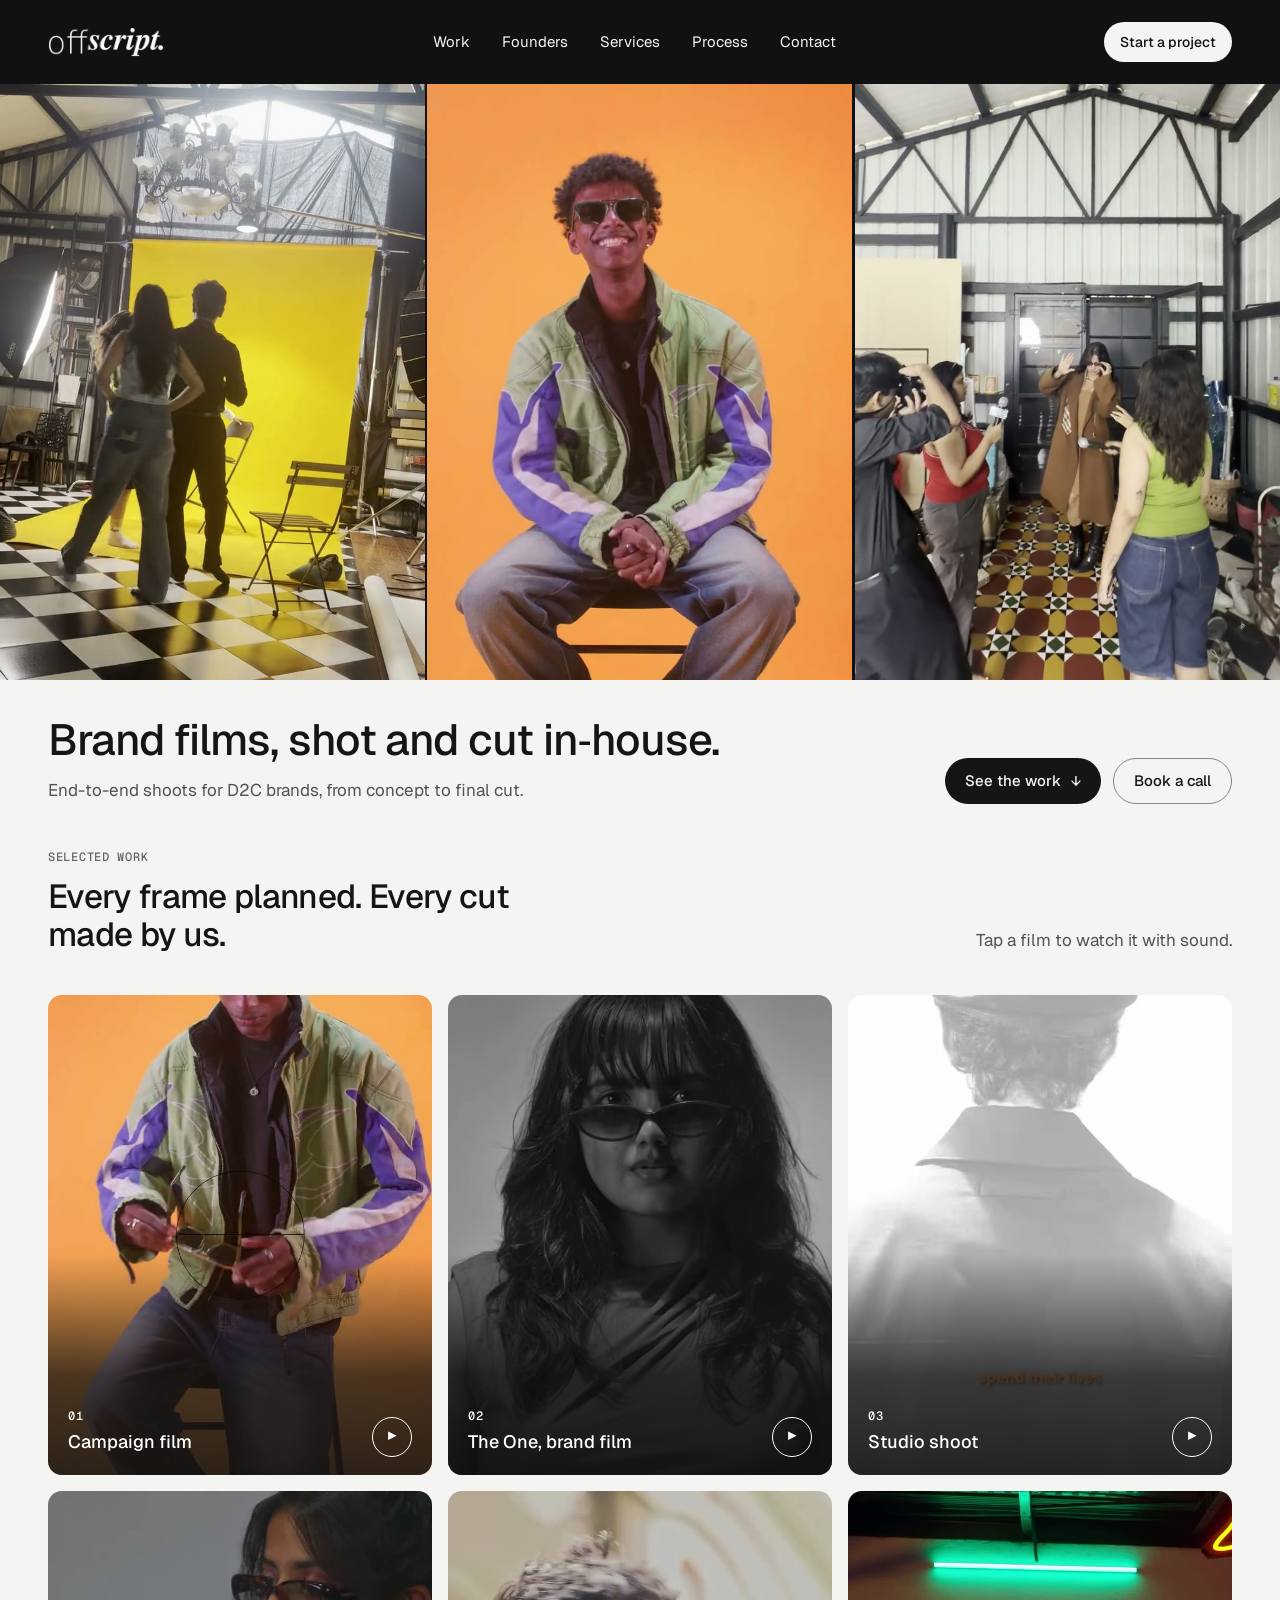
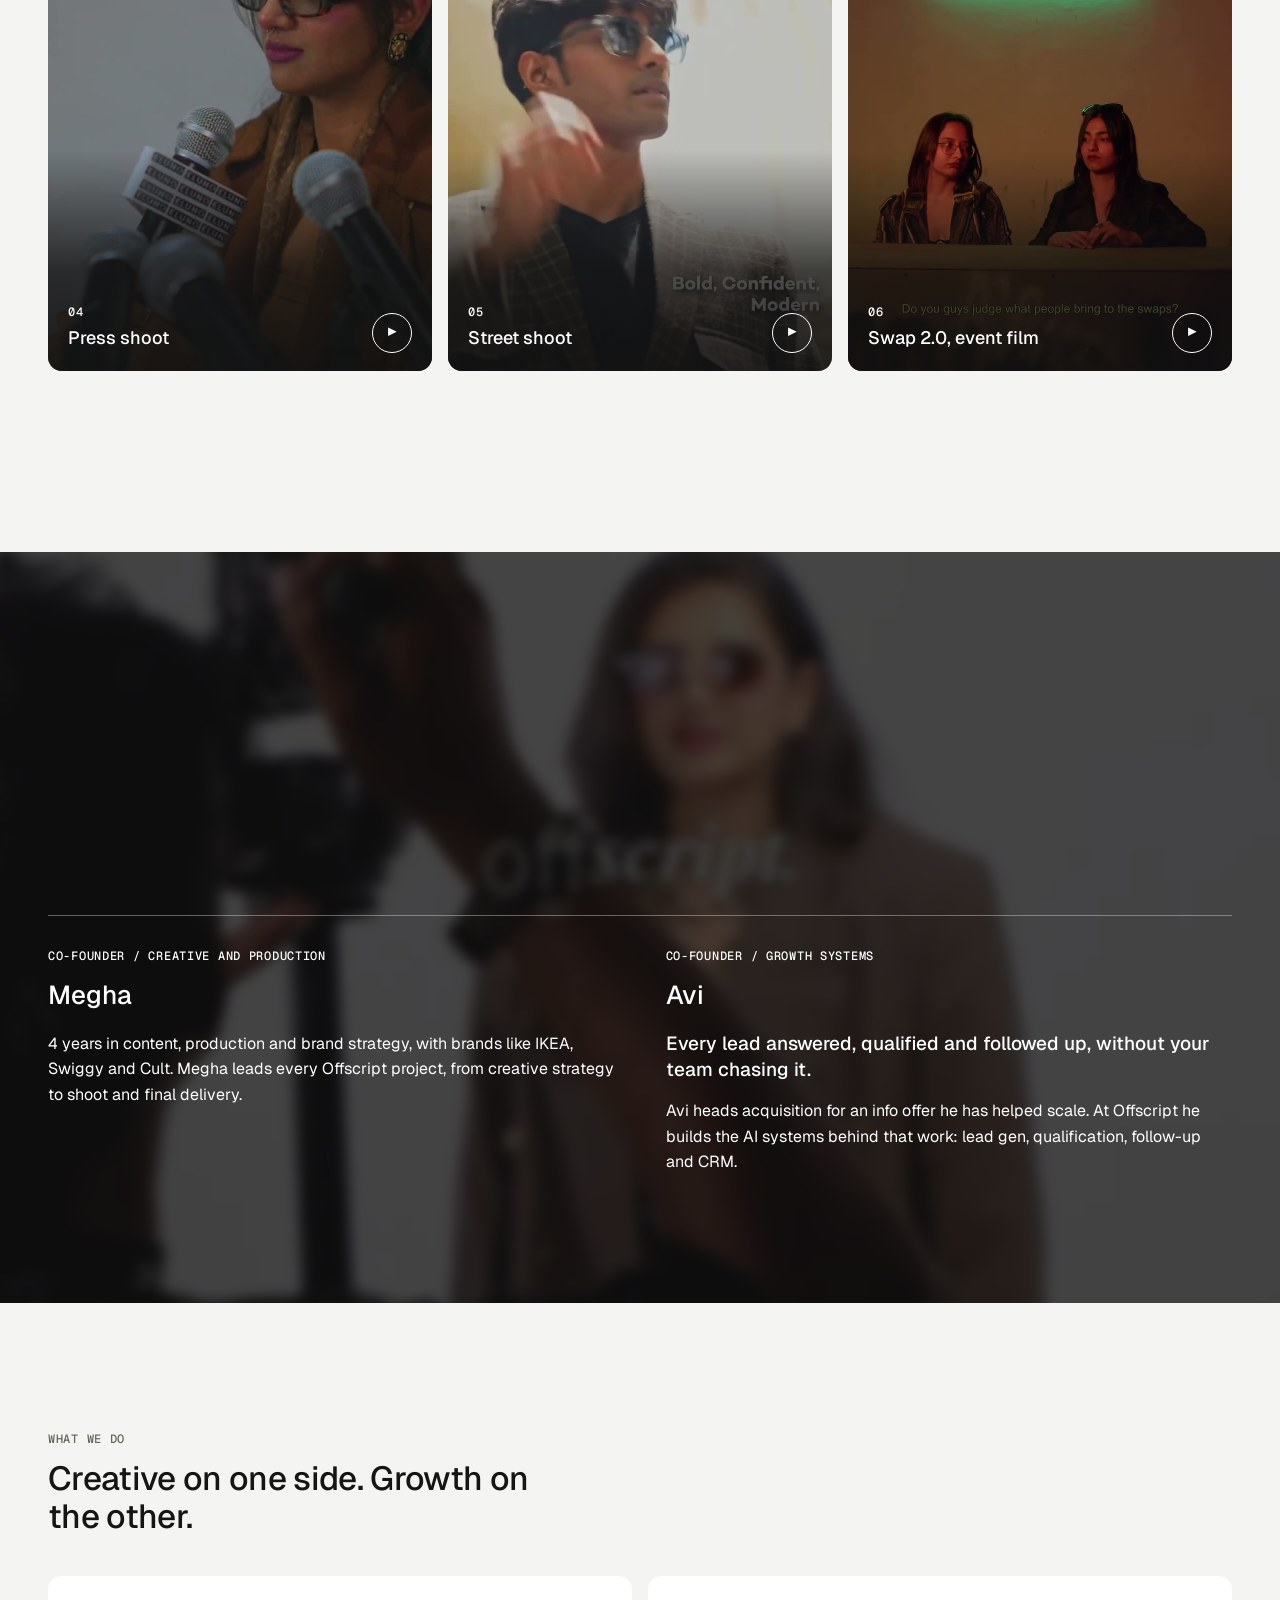
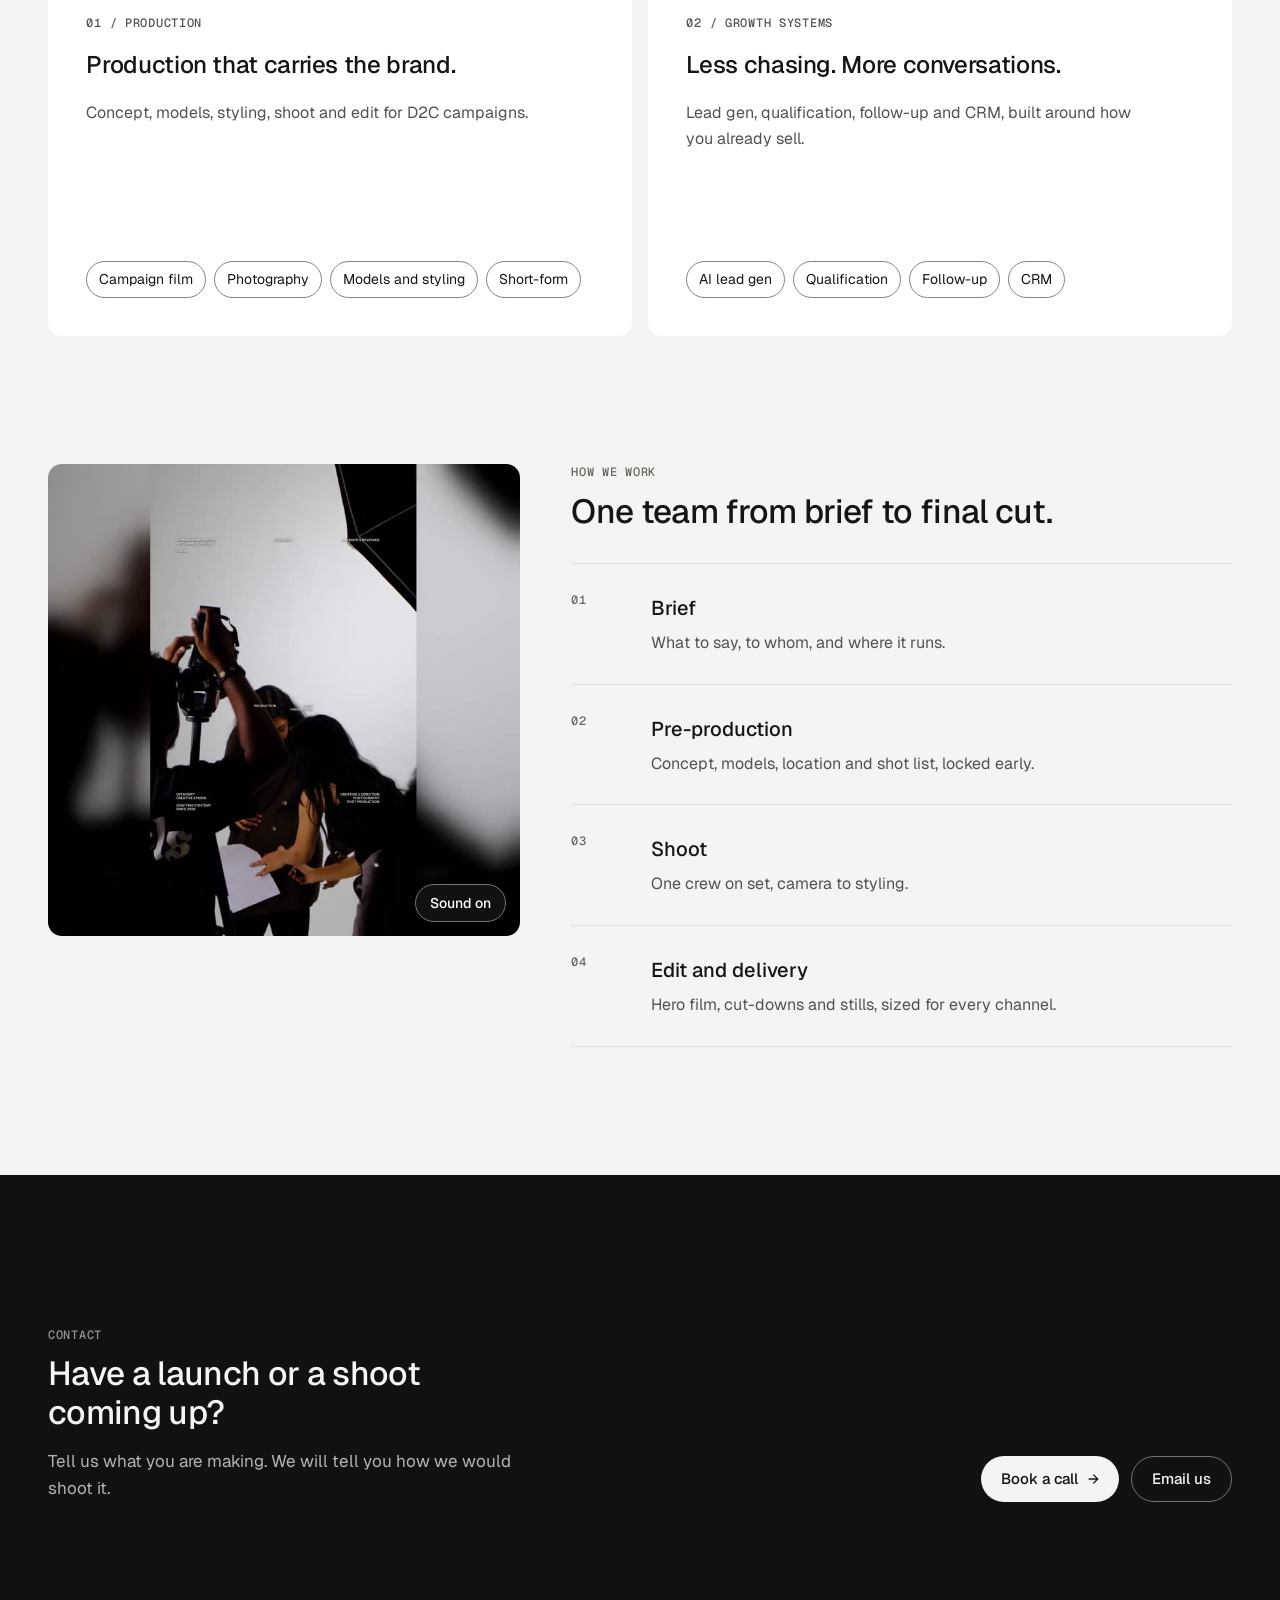
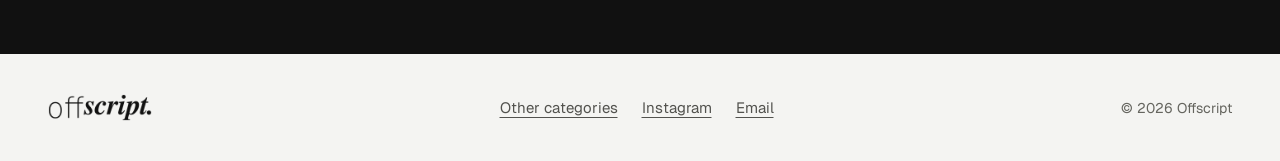
<file: index.html>
<!doctype html>
<html lang="en">
<head>
<meta charset="utf-8">
<meta name="viewport" content="width=device-width, initial-scale=1">
<title>Offscript | Brand shoots for D2C brands</title>
<meta name="description" content="Offscript runs end-to-end shoots for D2C brands: concept, models, styling, shoot and edit.">
<link rel="preconnect" href="https://fonts.googleapis.com">
<link rel="preconnect" href="https://fonts.gstatic.com" crossorigin>
<link href="https://fonts.googleapis.com/css2?family=Geist:wght@400;500;600&family=Geist+Mono:wght@500&display=swap" rel="stylesheet">
<link rel="stylesheet" href="site.css?v=4">
</head>
<body>

<header class="nav">
  <div class="wrap">
    <a href="#top" aria-label="Offscript home"><img src="offscript_logo_white.png" alt="Offscript" width="1008" height="264"></a>
    <nav aria-label="Main">
      <ul>
        <li><a href="#work">Work</a></li>
        <li><a href="#founders">Founders</a></li>
        <li><a href="#services">Services</a></li>
        <li><a href="#process">Process</a></li>
        <li><a href="#contact">Contact</a></li>
      </ul>
    </nav>
    <a class="btn btn-light" href="https://calendly.com/suriavi51/new-meeting"><span class="d-only">Start a project</span><span class="m-only">Book a call</span></a>
  </div>
</header>

<main id="top">
  <section class="hero" aria-label="Showreel" style="padding:0">
    <div class="reel" aria-hidden="true">
      <video class="auto" muted loop playsinline preload="metadata" poster="media/bts-studio.jpg" src="media/bts-studio.mp4"></video>
      <video class="auto" muted loop playsinline preload="metadata" poster="media/eyewear-hero.jpg" src="media/eyewear-hero.mp4"></video>
      <video class="auto" muted loop playsinline preload="metadata" poster="media/bts-model.jpg" src="media/bts-model.mp4"></video>
    </div>
    <div class="hero-copy">
      <div class="wrap">
        <div>
          <h1>Brand films, shot and cut in&#8209;house.</h1>
          <p>End-to-end shoots for D2C brands, from concept to final cut.</p>
        </div>
        <div class="hero-actions">
          <a class="btn btn-dark" href="#work">See the work <span class="arrow" aria-hidden="true">&darr;</span></a>
          <a class="btn btn-line" href="https://calendly.com/suriavi51/new-meeting">Book a call</a>
        </div>
      </div>
    </div>
  </section>

  <section id="work" style="padding-top:0">
    <div class="wrap">
      <div class="head rv">
        <div>
          <p class="label">Selected work</p>
          <h2 style="margin-top:12px">Every frame planned. Every cut made by us.</h2>
        </div>
        <p class="lede">Tap a film to watch it with sound.</p>
      </div>
      <div class="work-grid six">
        <button class="card rv" data-tilt data-play="eyewear-film" aria-label="Play campaign film">
          <video class="auto" muted loop playsinline preload="metadata" poster="media/eyewear-film.jpg" src="media/eyewear-film.mp4"></video>
          <div class="cap"><div><span>01</span><strong>Campaign film</strong></div><div class="play" aria-hidden="true">&#9654;</div></div>
        </button>
        <button class="card rv" data-tilt data-play="eyewear-the-one" data-full aria-label="Play brand film: The One">
          <video class="auto" muted loop playsinline preload="metadata" poster="media/eyewear-the-one.jpg" src="media/eyewear-the-one.mp4"></video>
          <div class="cap"><div><span>02</span><strong>The One, brand film</strong></div><div class="play" aria-hidden="true">&#9654;</div></div>
        </button>
        <button class="card rv" data-tilt data-play="eyewear-studio" data-full aria-label="Play studio shoot">
          <video class="auto" muted loop playsinline preload="metadata" poster="media/eyewear-studio.jpg" src="media/eyewear-studio.mp4"></video>
          <div class="cap"><div><span>03</span><strong>Studio shoot</strong></div><div class="play" aria-hidden="true">&#9654;</div></div>
        </button>
        <button class="card rv" data-tilt data-play="eyewear-press" aria-label="Play press shoot">
          <video class="auto" muted loop playsinline preload="metadata" poster="media/eyewear-press.jpg" src="media/eyewear-press.mp4"></video>
          <div class="cap"><div><span>04</span><strong>Press shoot</strong></div><div class="play" aria-hidden="true">&#9654;</div></div>
        </button>
        <button class="card rv" data-tilt data-play="eyewear-street" data-full aria-label="Play street shoot">
          <video class="auto" muted loop playsinline preload="metadata" poster="media/eyewear-street.jpg" src="media/eyewear-street.mp4"></video>
          <div class="cap"><div><span>05</span><strong>Street shoot</strong></div><div class="play" aria-hidden="true">&#9654;</div></div>
        </button>
        <button class="card rv" data-tilt data-play="swap-event" data-full aria-label="Play event film: Swap 2.0">
          <video class="auto" muted loop playsinline preload="metadata" poster="media/swap-event.jpg" src="media/swap-event.mp4"></video>
          <div class="cap"><div><span>06</span><strong>Swap 2.0, event film</strong></div><div class="play" aria-hidden="true">&#9654;</div></div>
        </button>
      </div>
      <div class="dots" aria-hidden="true"></div>
      <p class="more rv"><a href="other-work.html">Other categories: home, lifestyle &amp; product <span aria-hidden="true">&rarr;</span></a></p>
    </div>
  </section>


  <section id="founders" class="dark founders" aria-labelledby="founders-h">
    <video class="auto bg" muted loop playsinline preload="metadata" poster="media/offer-bts.jpg" src="media/offer-bts.mp4" aria-hidden="true"></video>
    <div class="wrap">
      <div class="founders-head rv">
        <p class="label">The founders</p>
        <h2 id="founders-h" style="margin-top:12px">Two founders. The work and the growth.</h2>
        <button class="btn btn-light" type="button" data-play="offer-bts" data-full>Watch the offer <span class="arrow" aria-hidden="true">&#9654;</span></button>
      </div>
      <div class="people">
        <article class="person rv">
          <p class="label">Co-founder / Creative and production</p>
          <h3>Megha</h3>
          <p class="d-only">4 years in content, production and brand strategy, with brands like IKEA, Swiggy and Cult. Megha leads every Offscript project, from creative strategy to shoot and final delivery.</p>
          <p class="m-only">Leads every shoot from concept to final cut. Worked with IKEA, Swiggy and Cult.</p>
        </article>
        <article class="person rv">
          <p class="label">Co-founder / Growth systems</p>
          <h3>Avi</h3>
          <p class="offer">Every lead answered, qualified and followed up, without your team chasing it.</p>
          <p class="d-only">Avi heads acquisition for an info offer he has helped scale. At Offscript he builds the AI systems behind that work: lead gen, qualification, follow-up and CRM.</p>
          <p class="m-only">Leads acquisition for a scaling info offer.</p>
        </article>
      </div>
    </div>
  </section>

  <section id="services">
    <div class="wrap">
      <div class="head rv">
        <div>
          <p class="label">What we do</p>
          <h2 style="margin-top:12px">Creative on one side. Growth on the other.</h2>
        </div>
      </div>
      <div class="services">
        <article class="svc rv">
          <p class="label">01 / Production</p>
          <h3>Production that carries the brand.</h3>
          <p>Concept, models, styling, shoot and edit for D2C campaigns.</p>
          <ul><li>Campaign film</li><li>Photography</li><li>Models and styling</li><li>Short-form</li></ul>
        </article>
        <article class="svc rv">
          <p class="label">02 / Growth systems</p>
          <h3>Less chasing. More conversations.</h3>
          <p>Lead gen, qualification, follow-up and CRM, built around how you already sell.</p>
          <ul><li>AI lead gen</li><li>Qualification</li><li>Follow-up</li><li>CRM</li></ul>
        </article>
      </div>
    </div>
  </section>

  <section id="process" style="padding-top:0">
    <div class="wrap process">
      <div class="film rv">
        <video class="auto" muted loop playsinline preload="metadata" poster="media/bts-square.jpg" src="media/bts-square.mp4" aria-label="Behind the scenes on an Offscript shoot"></video>
        <button class="sound" type="button" aria-pressed="false">Sound on</button>
      </div>
      <div>
        <p class="label">How we work</p>
        <h2 style="margin:12px 0 32px">One team from brief to final cut.</h2>
        <ol class="steps">
          <li class="rv"><span class="label">01</span><div><h3>Brief</h3><p>What to say, to whom, and where it runs.</p></div></li>
          <li class="rv"><span class="label">02</span><div><h3>Pre-production</h3><p>Concept, models, location and shot list, locked early.</p></div></li>
          <li class="rv"><span class="label">03</span><div><h3>Shoot</h3><p>One crew on set, camera to styling.</p></div></li>
          <li class="rv"><span class="label">04</span><div><h3>Edit and delivery</h3><p>Hero film, cut-downs and stills, sized for every channel.</p></div></li>
        </ol>
      </div>
    </div>
  </section>

  <section id="contact" class="dark cta">
    <div class="wrap">
      <div>
        <p class="label">Contact</p>
        <h2 style="margin-top:12px">Have a launch or a shoot coming up?</h2>
        <p>Tell us what you are making. We will tell you how we would shoot it.</p>
      </div>
      <div class="row">
        <a class="btn btn-light" href="https://calendly.com/suriavi51/new-meeting">Book a call <span class="arrow" aria-hidden="true">&rarr;</span></a>
        <a class="btn btn-line-d" href="mailto:offscript.creativestudio@gmail.com">Email us</a>
      </div>
    </div>
  </section>
</main>

<footer>
  <div class="wrap">
    <img src="offscript_logo.png" alt="Offscript" width="1008" height="264">
    <ul>
      <li><a href="other-work.html">Other categories</a></li>
      <li><a href="https://www.instagram.com/createoffscript/">Instagram</a></li>
      <li><a href="mailto:offscript.creativestudio@gmail.com">Email</a></li>
    </ul>
    <small>&copy; 2026 Offscript</small>
  </div>
</footer>

<dialog id="box" aria-label="Film player">
  <button type="button">Close</button>
  <video controls playsinline></video>
</dialog>

<div class="mbar" aria-hidden="true">
  <span>Shoots for D2C brands</span>
  <a class="btn btn-light" href="https://calendly.com/suriavi51/new-meeting" tabindex="-1">Book a call <span class="arrow">&rarr;</span></a>
</div>

<script src="site.js?v=4"></script>
</body>
</html>
</file>
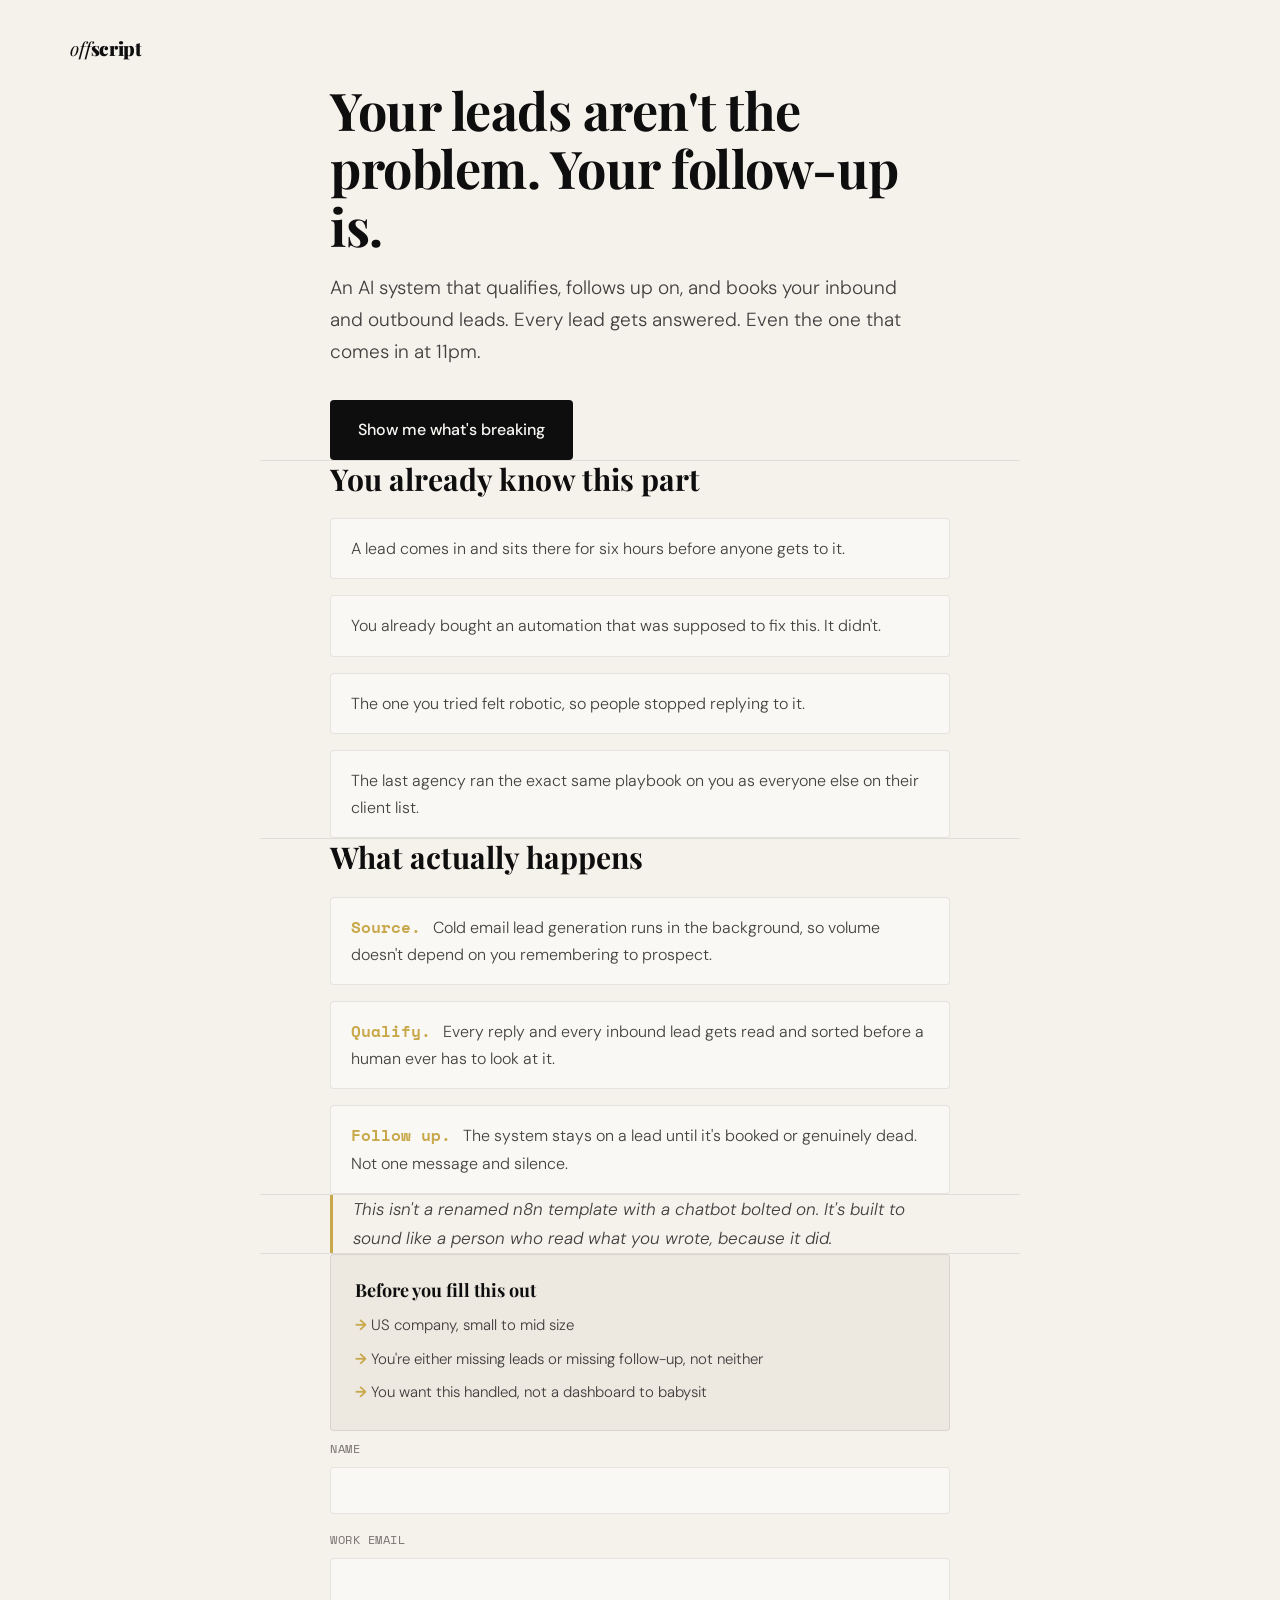
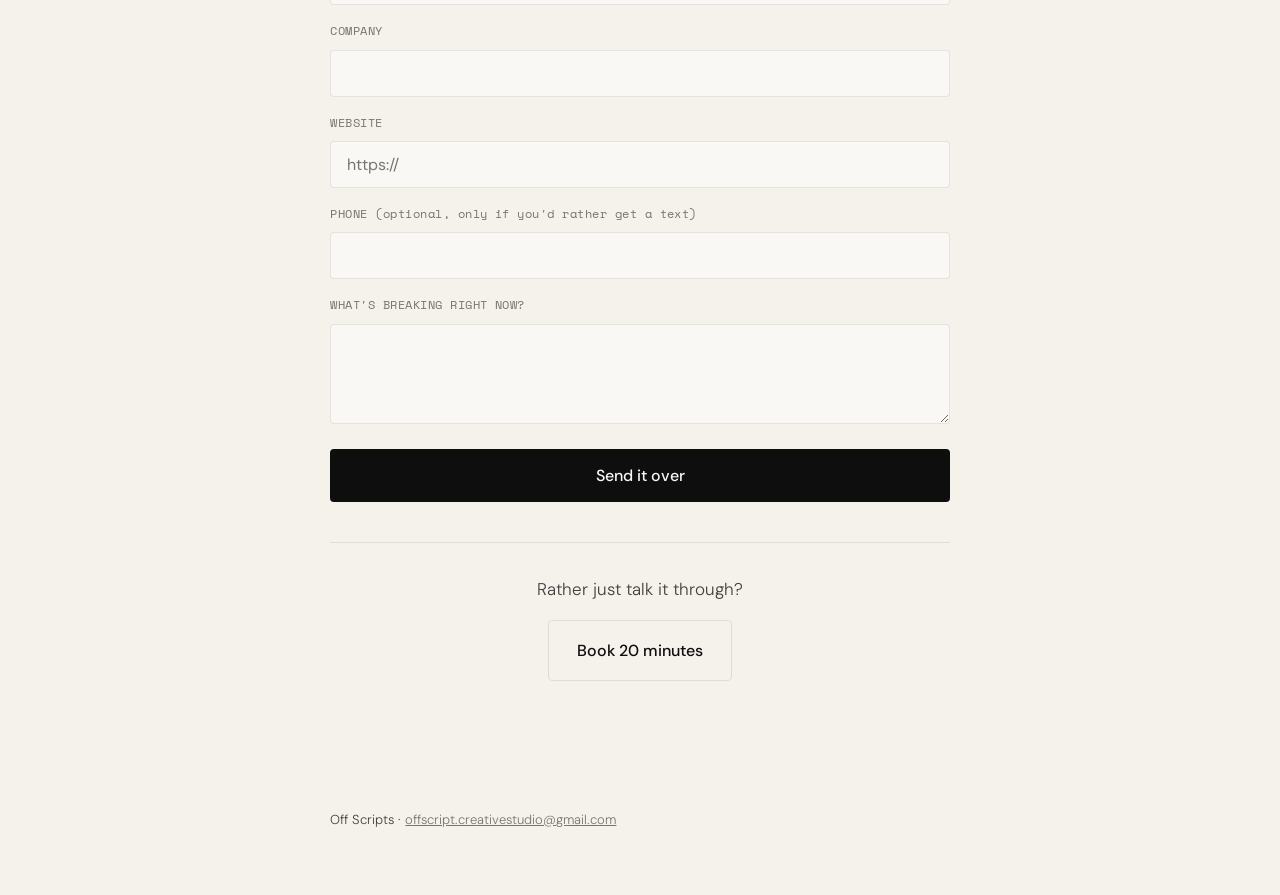
<file: lp/ai-sdr/index.html>
<!doctype html>
<html lang="en">
<head>
<meta charset="utf-8">
<meta name="viewport" content="width=device-width, initial-scale=1">
<title>Off Scripts: AI SDR for teams tired of slow follow-up</title>
<meta name="description" content="An AI system that qualifies, follows up on, and books your inbound and outbound leads. Nothing sits unanswered.">
<meta name="robots" content="noindex">
<link rel="preconnect" href="https://fonts.googleapis.com">
<link rel="preconnect" href="https://fonts.gstatic.com" crossorigin>
<link href="https://fonts.googleapis.com/css2?family=Playfair+Display:ital,wght@0,400;0,700;0,900;1,400;1,700&family=DM+Sans:opsz,wght@9..40,300;9..40,400;9..40,500;9..40,600&family=Space+Mono:wght@400;700&display=swap" rel="stylesheet">
<link rel="stylesheet" href="../lp.css">
</head>
<body>

<header class="lp-header">
  <a class="logo" href="https://offscript-ui.github.io/createoffscript/">off<b>script</b></a>
</header>

<main>
  <section class="hero wrap">
    <h1>Your leads aren't the problem. Your follow-up is.</h1>
    <p class="sub">An AI system that qualifies, follows up on, and books your inbound and outbound leads. Every lead gets answered. Even the one that comes in at 11pm.</p>
    <a class="btn btn-primary" href="#lp-form">Show me what's breaking</a>
  </section>

  <section class="wrap">
    <h2>You already know this part</h2>
    <ul class="diagnosis">
      <li>A lead comes in and sits there for six hours before anyone gets to it.</li>
      <li>You already bought an automation that was supposed to fix this. It didn't.</li>
      <li>The one you tried felt robotic, so people stopped replying to it.</li>
      <li>The last agency ran the exact same playbook on you as everyone else on their client list.</li>
    </ul>
  </section>

  <section class="wrap">
    <h2>What actually happens</h2>
    <ul class="mechanism">
      <li><b>Source.</b> Cold email lead generation runs in the background, so volume doesn't depend on you remembering to prospect.</li>
      <li><b>Qualify.</b> Every reply and every inbound lead gets read and sorted before a human ever has to look at it.</li>
      <li><b>Follow up.</b> The system stays on a lead until it's booked or genuinely dead. Not one message and silence.</li>
    </ul>
  </section>

  <section class="wrap">
    <p class="not-this">This isn't a renamed n8n template with a chatbot bolted on. It's built to sound like a person who read what you wrote, because it did.</p>
  </section>

  <section class="wrap" id="lp-form">
    <div class="qualify">
      <h2>Before you fill this out</h2>
      <ul>
        <li>US company, small to mid size</li>
        <li>You're either missing leads or missing follow-up, not neither</li>
        <li>You want this handled, not a dashboard to babysit</li>
      </ul>
    </div>

    <form class="lp-form" action="https://api.web3forms.com/submit" method="POST">
      <input type="hidden" name="access_key" value="c750f34e-7cbf-44be-a55c-4380eb87fbd4">
      <input type="hidden" name="subject" value="OFFSCRIPT-LEAD | ai-sdr">
      <input type="hidden" name="from_name" value="Offscript Landing Page">
      <input type="hidden" name="segment" value="ai-sdr">
      <input type="hidden" name="lp_variant" value="ai-sdr-v1">
      <input type="hidden" name="redirect" value="https://offscript-ui.github.io/createoffscript/lp/thanks/?s=ai-sdr">
      <input type="hidden" name="utm_source" id="utm_source" value="">
      <input type="checkbox" name="botcheck" class="hidden" tabindex="-1" autocomplete="off">

      <div>
        <label for="name">Name</label>
        <input type="text" id="name" name="name" required>
      </div>
      <div>
        <label for="email">Work email</label>
        <input type="email" id="email" name="email" required>
      </div>
      <div>
        <label for="company">Company</label>
        <input type="text" id="company" name="company">
      </div>
      <div>
        <label for="website">Website</label>
        <input type="url" id="website" name="website" placeholder="https://">
      </div>
      <div>
        <label for="phone">Phone <span class="optional-tag">(optional, only if you'd rather get a text)</span></label>
        <input type="tel" id="phone" name="phone">
      </div>
      <div>
        <label for="message">What's breaking right now?</label>
        <textarea id="message" name="message" required></textarea>
      </div>
      <button class="btn btn-primary" type="submit">Send it over</button>
    </form>

    <div class="fallback">
      <p>Rather just talk it through?</p>
      <a class="btn btn-secondary" href="https://calendly.com/suriavi51/new-meeting" target="_blank" rel="noopener noreferrer">Book 20 minutes</a>
    </div>
  </section>
</main>

<footer class="lp-footer">
  <div class="wrap">
    <p>Off Scripts &middot; <a href="mailto:offscript.creativestudio@gmail.com">offscript.creativestudio@gmail.com</a></p>
  </div>
</footer>

<script>
  (function () {
    var params = new URLSearchParams(window.location.search);
    var utm = params.get('utm_source');
    if (utm) document.getElementById('utm_source').value = utm;
  })();
</script>

<script defer src="https://static.cloudflareinsights.com/beacon.min.js" data-cf-beacon='{"token":"your_beacon_token_here"}'></script>

</body>
</html>
</file>
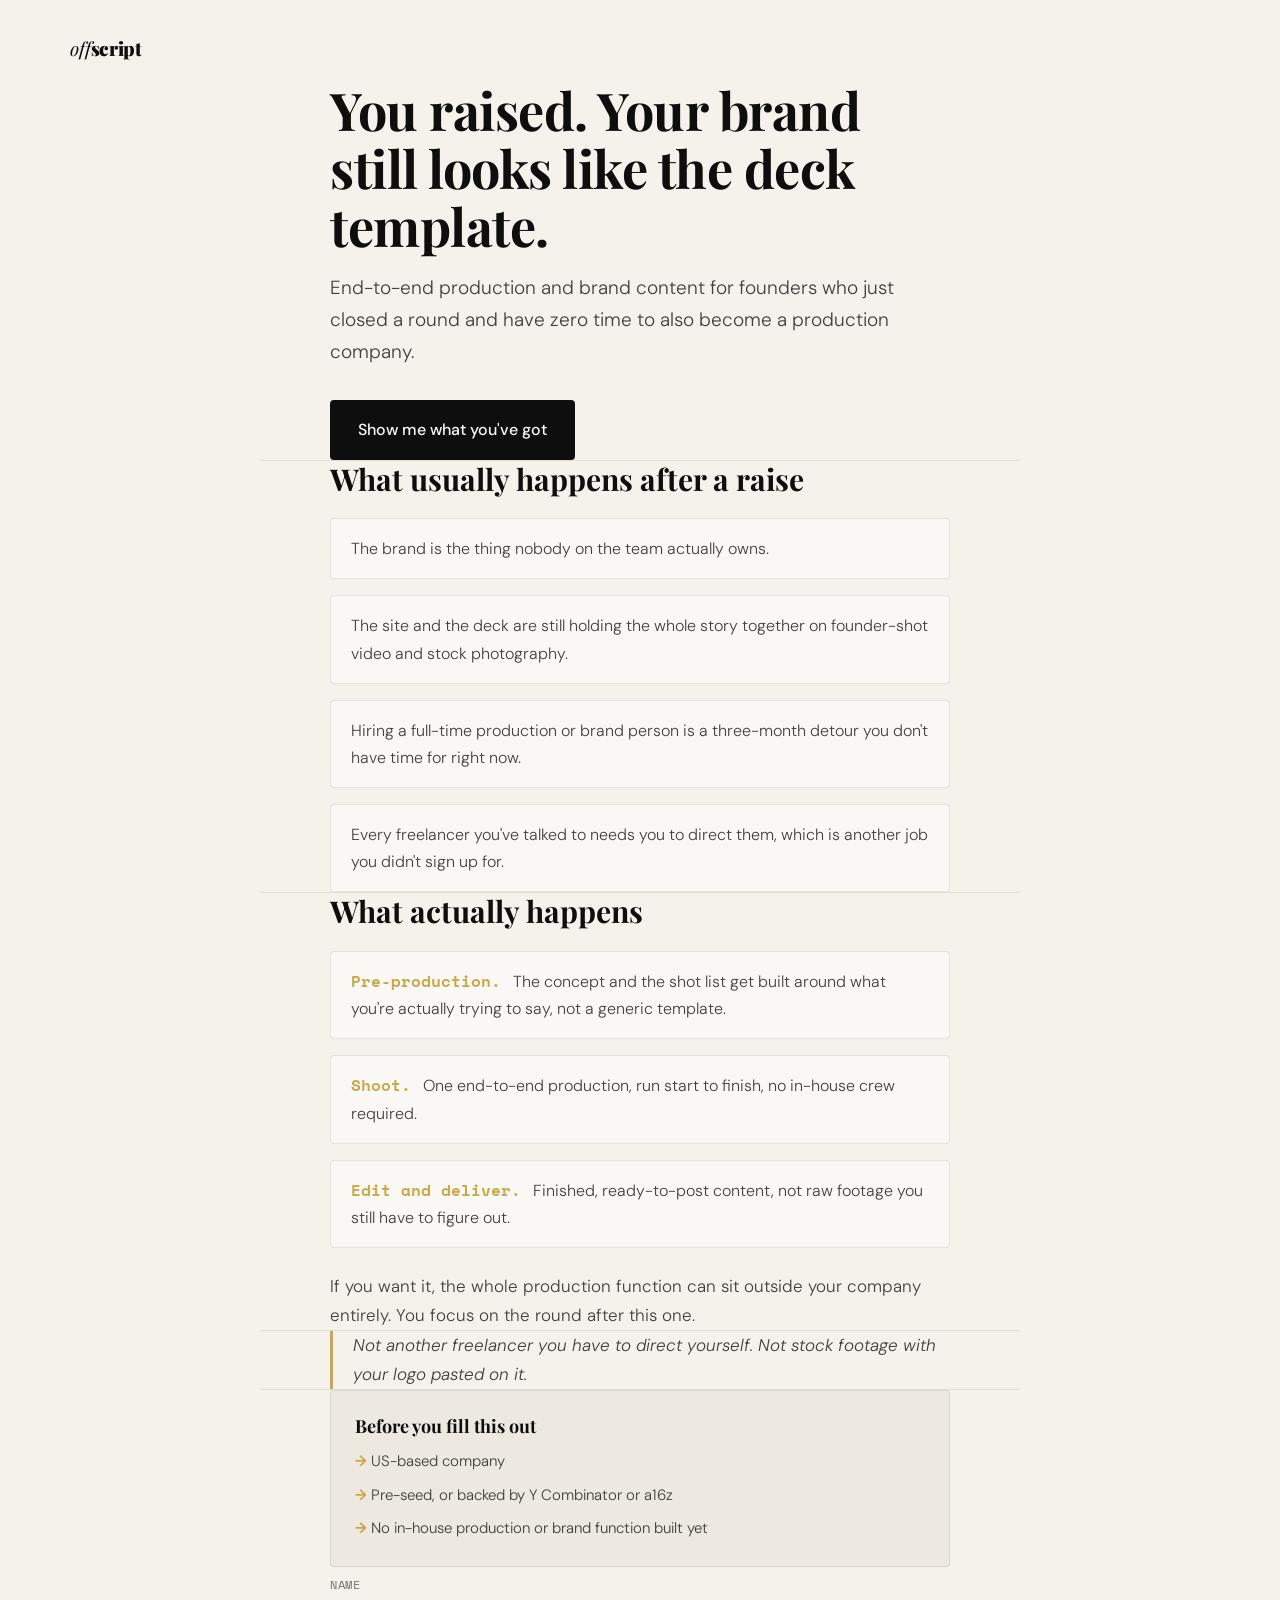
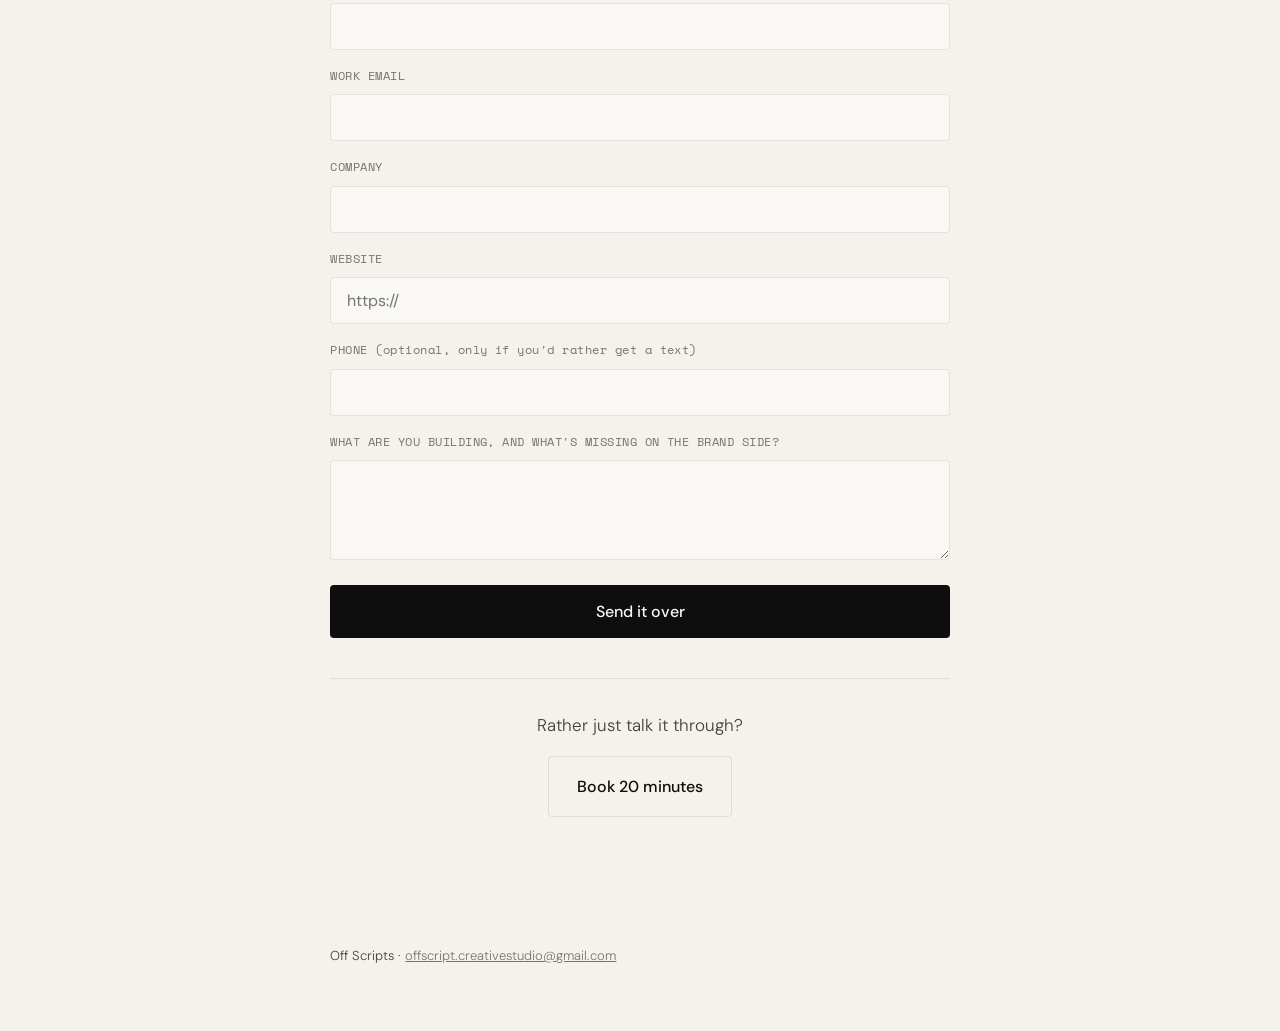
<file: lp/startup-production/index.html>
<!doctype html>
<html lang="en">
<head>
<meta charset="utf-8">
<meta name="viewport" content="width=device-width, initial-scale=1">
<title>Off Scripts: Production for freshly funded startups</title>
<meta name="description" content="End-to-end production and brand content for pre-seed and YC/a16z-backed startups that haven't built an in-house production function yet.">
<meta name="robots" content="noindex">
<link rel="preconnect" href="https://fonts.googleapis.com">
<link rel="preconnect" href="https://fonts.gstatic.com" crossorigin>
<link href="https://fonts.googleapis.com/css2?family=Playfair+Display:ital,wght@0,400;0,700;0,900;1,400;1,700&family=DM+Sans:opsz,wght@9..40,300;9..40,400;9..40,500;9..40,600&family=Space+Mono:wght@400;700&display=swap" rel="stylesheet">
<link rel="stylesheet" href="../lp.css">
</head>
<body>

<header class="lp-header">
  <a class="logo" href="https://offscript-ui.github.io/createoffscript/">off<b>script</b></a>
</header>

<main>
  <section class="hero wrap">
    <h1>You raised. Your brand still looks like the deck template.</h1>
    <p class="sub">End-to-end production and brand content for founders who just closed a round and have zero time to also become a production company.</p>
    <a class="btn btn-primary" href="#lp-form">Show me what you've got</a>
  </section>

  <section class="wrap">
    <h2>What usually happens after a raise</h2>
    <ul class="diagnosis">
      <li>The brand is the thing nobody on the team actually owns.</li>
      <li>The site and the deck are still holding the whole story together on founder-shot video and stock photography.</li>
      <li>Hiring a full-time production or brand person is a three-month detour you don't have time for right now.</li>
      <li>Every freelancer you've talked to needs you to direct them, which is another job you didn't sign up for.</li>
    </ul>
  </section>

  <section class="wrap">
    <h2>What actually happens</h2>
    <ul class="mechanism">
      <li><b>Pre-production.</b> The concept and the shot list get built around what you're actually trying to say, not a generic template.</li>
      <li><b>Shoot.</b> One end-to-end production, run start to finish, no in-house crew required.</li>
      <li><b>Edit and deliver.</b> Finished, ready-to-post content, not raw footage you still have to figure out.</li>
    </ul>
    <p style="margin-top: var(--s24)">If you want it, the whole production function can sit outside your company entirely. You focus on the round after this one.</p>
  </section>

  <section class="wrap">
    <p class="not-this">Not another freelancer you have to direct yourself. Not stock footage with your logo pasted on it.</p>
  </section>

  <section class="wrap" id="lp-form">
    <div class="qualify">
      <h2>Before you fill this out</h2>
      <ul>
        <li>US-based company</li>
        <li>Pre-seed, or backed by Y Combinator or a16z</li>
        <li>No in-house production or brand function built yet</li>
      </ul>
    </div>

    <form class="lp-form" action="https://api.web3forms.com/submit" method="POST">
      <input type="hidden" name="access_key" value="c750f34e-7cbf-44be-a55c-4380eb87fbd4">
      <input type="hidden" name="subject" value="OFFSCRIPT-LEAD | production">
      <input type="hidden" name="from_name" value="Offscript Landing Page">
      <input type="hidden" name="segment" value="production">
      <input type="hidden" name="lp_variant" value="production-v1">
      <input type="hidden" name="redirect" value="https://offscript-ui.github.io/createoffscript/lp/thanks/?s=production">
      <input type="hidden" name="utm_source" id="utm_source" value="">
      <input type="checkbox" name="botcheck" class="hidden" tabindex="-1" autocomplete="off">

      <div>
        <label for="name">Name</label>
        <input type="text" id="name" name="name" required>
      </div>
      <div>
        <label for="email">Work email</label>
        <input type="email" id="email" name="email" required>
      </div>
      <div>
        <label for="company">Company</label>
        <input type="text" id="company" name="company">
      </div>
      <div>
        <label for="website">Website</label>
        <input type="url" id="website" name="website" placeholder="https://">
      </div>
      <div>
        <label for="phone">Phone <span class="optional-tag">(optional, only if you'd rather get a text)</span></label>
        <input type="tel" id="phone" name="phone">
      </div>
      <div>
        <label for="message">What are you building, and what's missing on the brand side?</label>
        <textarea id="message" name="message" required></textarea>
      </div>
      <button class="btn btn-primary" type="submit">Send it over</button>
    </form>

    <div class="fallback">
      <p>Rather just talk it through?</p>
      <a class="btn btn-secondary" href="https://calendly.com/suriavi51/new-meeting" target="_blank" rel="noopener noreferrer">Book 20 minutes</a>
    </div>
  </section>
</main>

<footer class="lp-footer">
  <div class="wrap">
    <p>Off Scripts &middot; <a href="mailto:offscript.creativestudio@gmail.com">offscript.creativestudio@gmail.com</a></p>
  </div>
</footer>

<script>
  (function () {
    var params = new URLSearchParams(window.location.search);
    var utm = params.get('utm_source');
    if (utm) document.getElementById('utm_source').value = utm;
  })();
</script>

<script defer src="https://static.cloudflareinsights.com/beacon.min.js" data-cf-beacon='{"token":"your_beacon_token_here"}'></script>

</body>
</html>
</file>
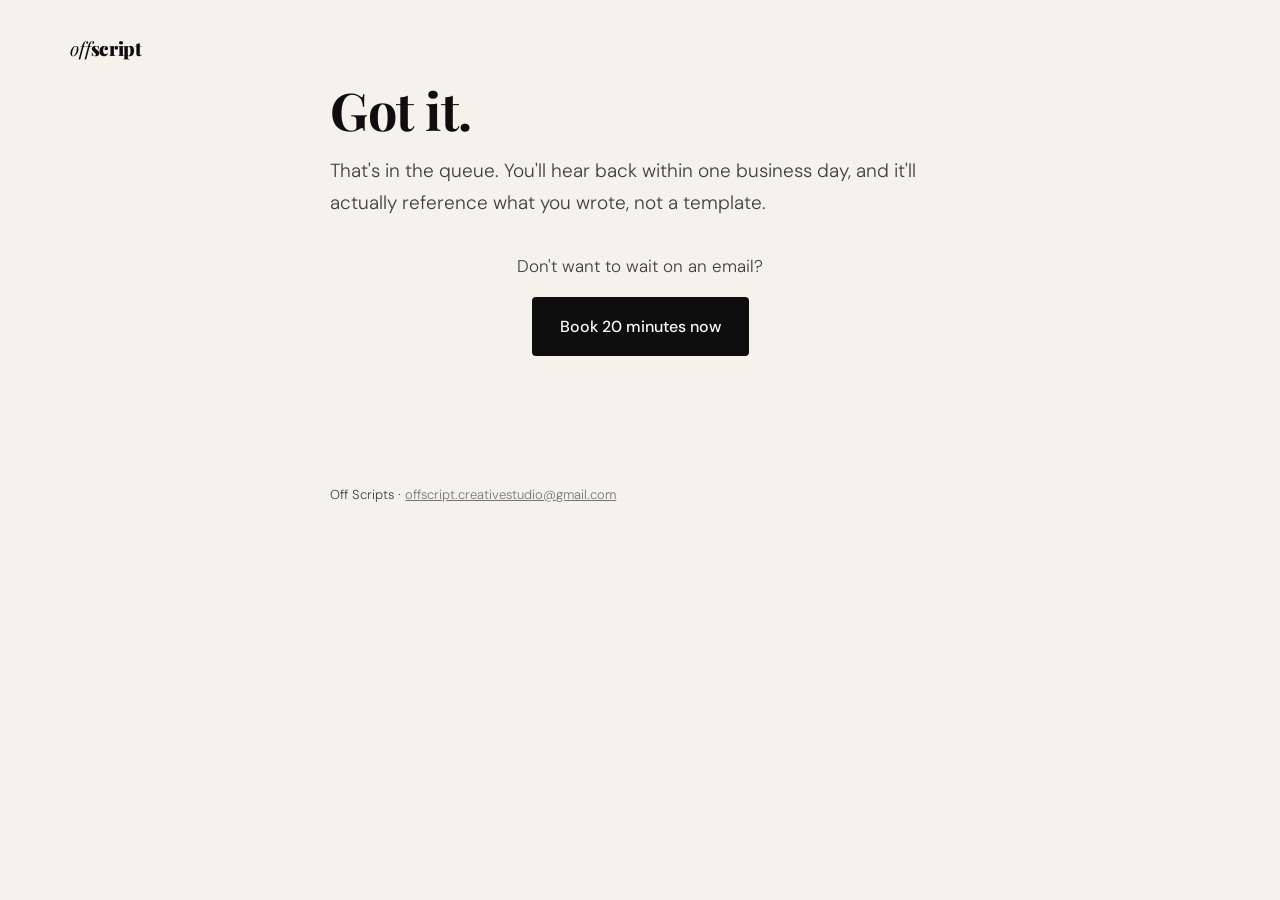
<file: lp/thanks/index.html>
<!doctype html>
<html lang="en">
<head>
<meta charset="utf-8">
<meta name="viewport" content="width=device-width, initial-scale=1">
<title>Off Scripts: Got it</title>
<meta name="robots" content="noindex">
<link rel="preconnect" href="https://fonts.googleapis.com">
<link rel="preconnect" href="https://fonts.gstatic.com" crossorigin>
<link href="https://fonts.googleapis.com/css2?family=Playfair+Display:ital,wght@0,400;0,700;0,900;1,400;1,700&family=DM+Sans:opsz,wght@9..40,300;9..40,400;9..40,500;9..40,600&family=Space+Mono:wght@400;700&display=swap" rel="stylesheet">
<link rel="stylesheet" href="../lp.css">
</head>
<body>

<header class="lp-header">
  <a class="logo" href="https://offscript-ui.github.io/createoffscript/">off<b>script</b></a>
</header>

<main>
  <section class="hero wrap">
    <h1>Got it.</h1>
    <p class="sub">That's in the queue. You'll hear back within one business day, and it'll actually reference what you wrote, not a template.</p>
    <div class="fallback" style="margin-top: 0; padding-top: 0; border-top: none;">
      <p>Don't want to wait on an email?</p>
      <a class="btn btn-primary" href="https://calendly.com/suriavi51/new-meeting" target="_blank" rel="noopener noreferrer">Book 20 minutes now</a>
    </div>
  </section>
</main>

<footer class="lp-footer">
  <div class="wrap">
    <p>Off Scripts &middot; <a href="mailto:offscript.creativestudio@gmail.com">offscript.creativestudio@gmail.com</a></p>
  </div>
</footer>

<!-- This page's pageview count IS the conversion metric (see gtm/RUNBOOK.md
     step 8): a view here only happens right after a real form submit, which
     is how conversion rate gets measured on Cloudflare's free tier without
     building custom event tracking. Don't add any other way to reach this
     page (no nav link to it) or the count stops meaning anything. -->
<script defer src="https://static.cloudflareinsights.com/beacon.min.js" data-cf-beacon='{"token":"your_beacon_token_here"}'></script>

</body>
</html>
</file>
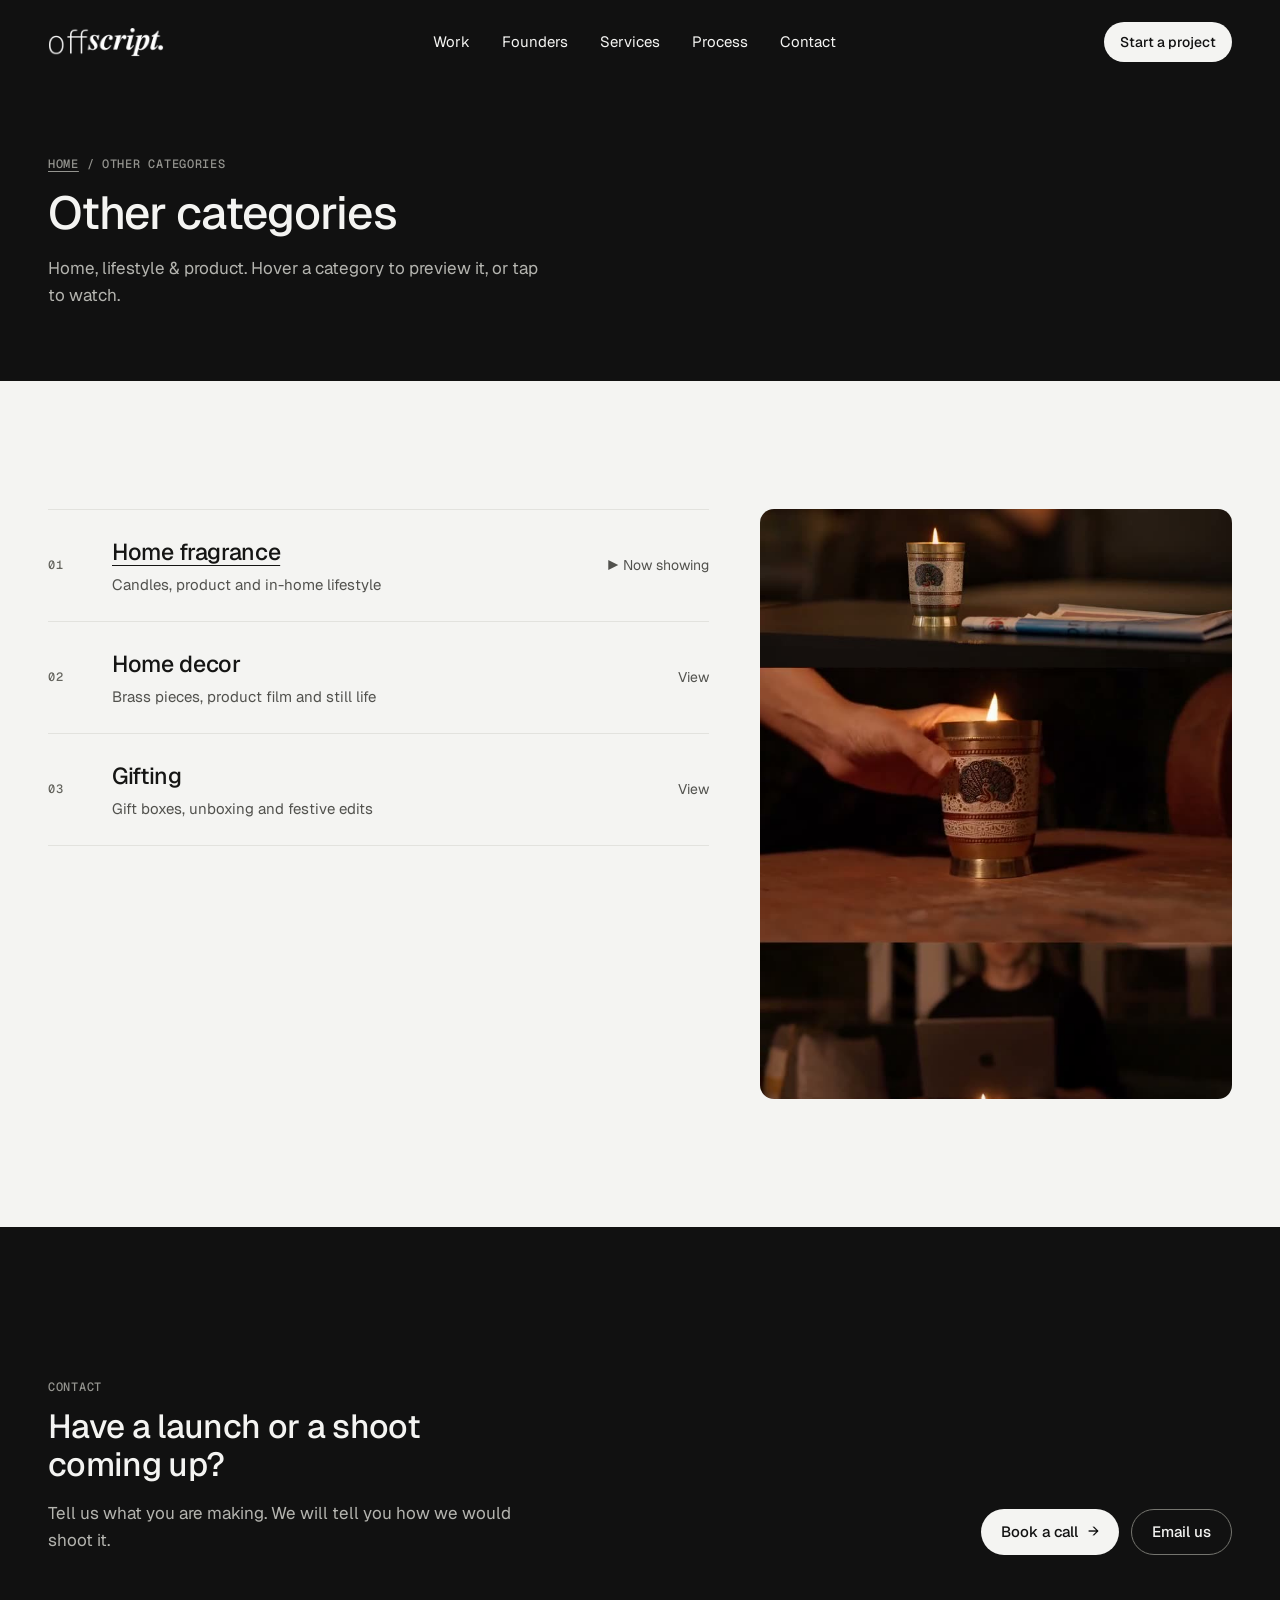
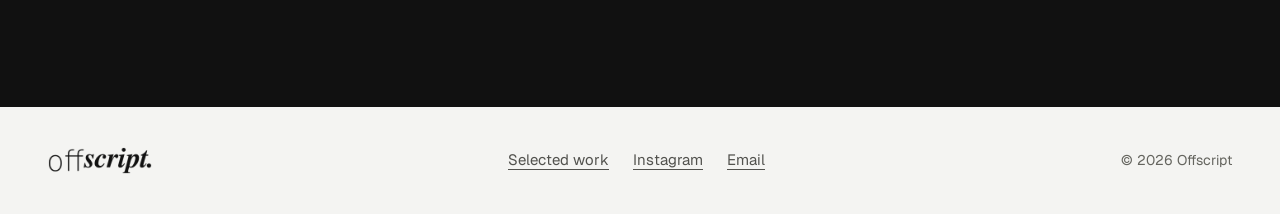
<file: other-work.html>
<!doctype html>
<html lang="en">
<head>
<meta charset="utf-8">
<meta name="viewport" content="width=device-width, initial-scale=1">
<title>Other categories | Offscript</title>
<meta name="description" content="Home, lifestyle and product shoots by Offscript.">
<link rel="preconnect" href="https://fonts.googleapis.com">
<link rel="preconnect" href="https://fonts.gstatic.com" crossorigin>
<link href="https://fonts.googleapis.com/css2?family=Geist:wght@400;500;600&family=Geist+Mono:wght@500&display=swap" rel="stylesheet">
<link rel="stylesheet" href="site.css?v=3">
</head>
<body>

<header class="nav">
  <div class="wrap">
    <a href="index.html" aria-label="Offscript home"><img src="offscript_logo_white.png" alt="Offscript" width="1008" height="264"></a>
    <nav aria-label="Main">
      <ul>
        <li><a href="index.html#work">Work</a></li>
        <li><a href="index.html#founders">Founders</a></li>
        <li><a href="index.html#services">Services</a></li>
        <li><a href="index.html#process">Process</a></li>
        <li><a href="#contact">Contact</a></li>
      </ul>
    </nav>
    <a class="btn btn-light" href="https://calendly.com/suriavi51/new-meeting">Start a project</a>
  </div>
</header>

<main>
  <section class="page-head dark">
    <div class="wrap">
      <p class="label"><a href="index.html">Home</a> / Other categories</p>
      <h1>Other categories</h1>
      <p>Home, lifestyle &amp; product. Hover a category to preview it, or tap to watch.</p>
    </div>
  </section>

  <section id="categories">
    <div class="wrap">
      <div class="cats" data-index>
        <div class="cat-list rv">
          <button class="cat" data-film="candle-grid" data-play="candle-grid" aria-current="true"><span class="label">01</span><span><strong>Home fragrance</strong><small>Candles, product and in-home lifestyle</small></span><span class="go"></span></button>
          <button class="cat" data-film="brass-candle" data-play="brass-candle" aria-current="false"><span class="label">02</span><span><strong>Home decor</strong><small>Brass pieces, product film and still life</small></span><span class="go"></span></button>
          <button class="cat" data-film="gift-boxes" data-play="gift-boxes" aria-current="false"><span class="label">03</span><span><strong>Gifting</strong><small>Gift boxes, unboxing and festive edits</small></span><span class="go"></span></button>
        </div>
        <div class="preview rv">
          <video muted loop playsinline preload="metadata" poster="media/candle-grid.jpg" src="media/candle-grid.mp4" aria-hidden="true"></video>
        </div>
      </div>
    </div>
  </section>

  <section id="contact" class="dark cta">
    <div class="wrap">
      <div>
        <p class="label">Contact</p>
        <h2 style="margin-top:12px">Have a launch or a shoot coming up?</h2>
        <p>Tell us what you are making. We will tell you how we would shoot it.</p>
      </div>
      <div class="row">
        <a class="btn btn-light" href="https://calendly.com/suriavi51/new-meeting">Book a call <span class="arrow" aria-hidden="true">&rarr;</span></a>
        <a class="btn btn-line-d" href="mailto:offscript.creativestudio@gmail.com">Email us</a>
      </div>
    </div>
  </section>
</main>

<footer>
  <div class="wrap">
    <a href="index.html" aria-label="Offscript home"><img src="offscript_logo.png" alt="Offscript" width="1008" height="264"></a>
    <ul>
      <li><a href="index.html#work">Selected work</a></li>
      <li><a href="https://www.instagram.com/createoffscript/">Instagram</a></li>
      <li><a href="mailto:offscript.creativestudio@gmail.com">Email</a></li>
    </ul>
    <small>&copy; 2026 Offscript</small>
  </div>
</footer>

<dialog id="box" aria-label="Film player">
  <button type="button">Close</button>
  <video controls playsinline></video>
</dialog>

<script src="site.js?v=3"></script>
</body>
</html>
</file>
<file: site.css>
/* Tokens. Every text and control pair below was calculated with contrast.mjs (WCAG 2.2 AA):
   light: text 16.59, secondary 7.12, tertiary 5.32 on bg; control border 3.36
   dark:  text 17.14, secondary 9.07, tertiary 6.19 on bg; control border 4.07
   text over film: white only, on a scrim of at least 72% #111 (worst case under it is a white frame) */
:root {
  --bg: #F4F4F2;
  --surface: #FFFFFF;
  --text: #151514;
  --text-2: #52524E;
  --text-3: #65655F;
  --line: #E2E2DE;          /* decorative only */
  --control: #85857F;       /* control borders */
  --btn: #151514;
  --on-btn: #F4F4F2;

  --d-bg: #111111;
  --d-surface: #1A1A19;
  --d-text: #F4F4F2;
  --d-text-2: #B4B4AF;
  --d-text-3: #94948F;
  --d-line: #2A2A28;        /* decorative only */
  --d-control: #75756F;

  --sans: "Geist", "Helvetica Neue", Arial, sans-serif;
  --mono: "Geist Mono", ui-monospace, Menlo, monospace;
  --r: 14px;
  --ease: cubic-bezier(.2,.7,.2,1);
}
*, *::before, *::after { box-sizing: border-box; margin: 0; }
html { scroll-behavior: smooth; -webkit-text-size-adjust: 100%; }
body { background: var(--bg); color: var(--text); font: 400 16px/1.6 var(--sans); -webkit-font-smoothing: antialiased; overflow-x: hidden; }
img, video { display: block; max-width: 100%; }
a { color: inherit; text-decoration: none; }
button { font: inherit; color: inherit; background: none; border: 0; padding: 0; cursor: pointer; }
ul, ol { list-style: none; padding: 0; }
:focus-visible { outline: 2px solid var(--text); outline-offset: 3px; border-radius: 4px; }
.dark :focus-visible, .nav :focus-visible { outline-color: var(--d-text); }

.wrap { max-width: 1280px; margin: 0 auto; padding: 0 clamp(16px, 4vw, 48px); }
.label { font: 500 12px/1.4 var(--mono); letter-spacing: .06em; text-transform: uppercase; color: var(--text-3); background: transparent; }
.dark .label { color: var(--d-text-3); }

/* Buttons: solid fills, readable text, no colour accent. */
.btn { display: inline-flex; align-items: center; gap: 10px; min-height: 46px; padding: 0 20px; border-radius: 999px; font-size: 15px; font-weight: 500; transition: transform .25s var(--ease), background .25s; }
.btn:hover { transform: translateY(-1px); }
.btn-dark { background: var(--btn); color: var(--on-btn); }
.btn-dark:hover { background: #000; }
.btn-light { background: var(--d-text); color: var(--d-bg); }
.btn-light:hover { background: #FFFFFF; }
.btn-line { border: 1px solid var(--control); color: var(--text); background: transparent; }
.btn-line-d { border: 1px solid var(--d-control); color: var(--d-text); background: transparent; }
.arrow { font-size: 14px; }

/* ---------- Nav: floats over the hero ---------- */
.nav { position: relative; z-index: 10; background: var(--d-bg); color: var(--d-text); }
.nav .wrap { display: flex; align-items: center; justify-content: space-between; height: 84px; }
.nav img { width: 116px; height: auto; }
.nav ul { display: flex; gap: 32px; font-size: 15px; }
.nav ul a { color: var(--d-text); background: transparent; }
.nav ul a:hover { text-decoration: underline; text-underline-offset: 4px; }
.nav .btn { min-height: 40px; padding: 0 16px; font-size: 14px; }

/* ---------- Hero: three films edge to edge under the menu bar, copy on a light band below ---------- */
.hero { position: relative; background: var(--bg); color: var(--text); }
.reel { display: grid; grid-template-columns: repeat(3, 1fr); grid-template-rows: minmax(0, 1fr); gap: 2px; overflow: hidden; background: var(--d-bg);
  height: clamp(420px, calc(100svh - 84px - 220px), 760px); }
.reel video { width: 100%; height: 100%; min-height: 0; min-width: 0; object-fit: cover; object-position: 50% 15%; }
.reel video:nth-child(3) { object-position: 50% 80%; }  /* model shoot: people sit low in frame */
.hero-copy { background: var(--bg); padding: clamp(28px, 4vh, 44px) 0 clamp(32px, 5vh, 48px); }
.hero-copy .wrap { display: flex; align-items: flex-end; justify-content: space-between; gap: 40px; }
.hero h1 { font-size: clamp(32px, 3.4vw, 46px); line-height: 1.08; font-weight: 500; letter-spacing: -.025em; max-width: 24ch; text-wrap: balance; color: var(--text); }
.hero p { margin-top: 14px; max-width: 52ch; font-size: 17px; color: var(--text-2); }
.hero-actions { display: flex; gap: 12px; flex-shrink: 0; }

/* ---------- Light sections ---------- */
section { padding: clamp(72px, 10vw, 128px) 0; }
.head { display: flex; justify-content: space-between; align-items: flex-end; gap: 32px; margin-bottom: 40px; }
h2 { font-size: clamp(28px, 2.6vw, 36px); line-height: 1.15; font-weight: 500; letter-spacing: -.02em; max-width: 22ch; }
.lede { color: var(--text-2); max-width: 44ch; font-size: 17px; }

/* Work: rounded film cards, caption bottom-left (Eight Sleep pattern) */
.work-grid { display: grid; grid-template-columns: repeat(3, 1fr); gap: 16px; }
.work-grid.two { grid-template-columns: repeat(2, 1fr); }
.work-grid.two .card { aspect-ratio: 1 / 1; }
.more { margin-top: 28px; font-size: 16px; color: var(--text); background: var(--bg); }
.more a { text-decoration: underline; text-underline-offset: 5px; text-decoration-thickness: 1px; }

/* Inner page header: dark band so the floating nav stays readable */
.page-head { padding: 72px 0 72px; }
.page-head h1 { font-size: clamp(34px, 3.6vw, 48px); line-height: 1.08; font-weight: 500; letter-spacing: -.025em; margin-top: 16px; color: var(--d-text); }
.page-head p:not(.label) { margin-top: 16px; max-width: 46ch; font-size: 17px; color: var(--d-text-2); }
.page-head .label a { text-decoration: underline; text-underline-offset: 3px; color: var(--d-text-3); }
.card { position: relative; display: block; width: 100%; aspect-ratio: 4 / 5; border-radius: var(--r); overflow: hidden; background: var(--d-bg); color: var(--d-text); text-align: left; transform: perspective(900px) rotateX(var(--rx, 0deg)) rotateY(var(--ry, 0deg)); transition: transform .5s var(--ease); }
.card video { width: 100%; height: 100%; object-fit: cover; transition: transform 1.2s var(--ease); }
.card:hover video { transform: scale(1.03); }
.card::after { content: ""; position: absolute; inset: auto 0 0 0; height: 46%; background: linear-gradient(to top, rgba(17,17,17,.88), rgba(17,17,17,.74) 45%, rgba(17,17,17,0)); }
.card .cap { position: absolute; z-index: 2; left: 20px; right: 20px; bottom: 18px; display: flex; justify-content: space-between; align-items: flex-end; gap: 12px; color: #FFFFFF; }
.card .cap strong { display: block; font-size: 18px; font-weight: 500; }
.card .cap span { font: 500 12px/1.4 var(--mono); letter-spacing: .06em; text-transform: uppercase; color: #FFFFFF; }
.card .play { width: 40px; height: 40px; border-radius: 50%; border: 1px solid #FFFFFF; display: grid; place-items: center; font-size: 12px; flex-shrink: 0; }

/* Categories: index list that swaps one preview film */
.cats { display: grid; grid-template-columns: 7fr 5fr; gap: clamp(24px, 4vw, 64px); align-items: start; }
.cat-list { border-top: 1px solid var(--line); }
.cat { display: grid; grid-template-columns: 48px 1fr auto; align-items: center; gap: 16px; width: 100%; padding: 24px 0; border-bottom: 1px solid var(--line); text-align: left; color: var(--text); background: transparent; }
.cat strong { display: block; font-size: clamp(20px, 1.8vw, 24px); font-weight: 500; letter-spacing: -.015em; }
.cat small { display: block; margin-top: 2px; font-size: 15px; color: var(--text-2); }
.cat .go { font-size: 14px; color: var(--text-2); white-space: nowrap; }
.cat:hover strong, .cat[aria-current="true"] strong { text-decoration: underline; text-underline-offset: 5px; text-decoration-thickness: 1px; }
.cat[aria-current="true"] .go::before { content: "\25B6\00a0 Now showing"; }
.cat[aria-current="false"] .go::before { content: "View"; }
.preview { position: sticky; top: 24px; border-radius: var(--r); overflow: hidden; aspect-ratio: 4 / 5; background: var(--d-bg); }
.preview video { width: 100%; height: 100%; object-fit: cover; }

/* Services: two columns on white cards */
.services { display: grid; grid-template-columns: 1fr 1fr; gap: 16px; }
.svc { background: var(--surface); color: var(--text); border-radius: var(--r); padding: clamp(24px, 3vw, 40px); display: flex; flex-direction: column; gap: 20px; min-height: 360px; }
.svc h3 { font-size: 24px; font-weight: 500; letter-spacing: -.015em; line-height: 1.2; }
.svc p { color: var(--text-2); max-width: 42ch; }
.svc ul { margin-top: auto; display: flex; flex-wrap: wrap; gap: 8px; }
.svc li { font-size: 14px; color: var(--text); background: var(--surface); border: 1px solid var(--control); border-radius: 999px; padding: 6px 12px; }

/* Process: BTS film + steps */
.process { display: grid; grid-template-columns: 5fr 7fr; gap: clamp(24px, 4vw, 64px); align-items: start; }
.process .film { border-radius: var(--r); overflow: hidden; aspect-ratio: 1 / 1; background: var(--d-bg); position: sticky; top: 24px; }
.process .film video { width: 100%; height: 100%; object-fit: cover; }
/* Sound toggle: white on #111 = 18.9:1 */
.film .sound { position: absolute; right: 14px; bottom: 14px; z-index: 2; min-height: 38px; padding: 0 14px; border-radius: 999px; background: #111111; color: #FFFFFF; border: 1px solid #75756F; font-size: 14px; font-weight: 500; }
.steps { border-top: 1px solid var(--line); }
.steps li { display: grid; grid-template-columns: 64px 1fr; gap: 16px; padding: 28px 0; border-bottom: 1px solid var(--line); }
.steps h3 { font-size: 20px; font-weight: 500; margin-bottom: 6px; }
.steps p { color: var(--text-2); max-width: 48ch; }

/* ---------- Dark close ---------- */
.dark { background: var(--d-bg); color: var(--d-text); }
.cta { padding: clamp(80px, 12vw, 152px) 0; }
.cta .wrap { display: flex; justify-content: space-between; align-items: flex-end; gap: 40px; }
.cta h2 { color: var(--d-text); }
.cta p:not(.label) { color: var(--d-text-2); margin-top: 16px; max-width: 44ch; font-size: 17px; }
.cta .row { display: flex; gap: 12px; flex-shrink: 0; }

footer { background: var(--bg); color: var(--text); padding: 40px 0; }
footer .wrap { display: flex; justify-content: space-between; align-items: center; gap: 24px; flex-wrap: wrap; }
footer img { width: 104px; height: auto; }
footer ul { display: flex; gap: 24px; font-size: 15px; color: var(--text-2); }
footer a { text-decoration: underline; text-underline-offset: 4px; }
footer small { color: var(--text-3); font-size: 14px; }

/* Lightbox: full colour, native aspect */
dialog { border: 0; padding: 0; background: transparent; margin: auto; }
dialog::backdrop { background: rgba(10,10,10,.9); }
dialog video { height: min(88vh, 960px); width: auto; max-width: 92vw; border-radius: 10px; background: #000; }
dialog button { position: fixed; top: 20px; right: 24px; color: #FFFFFF; background: #111111; border: 1px solid #75756F; border-radius: 999px; padding: 8px 16px; font-size: 14px; }

/* Reveal */
.rv { opacity: 0; transform: translateY(16px); transition: opacity .9s var(--ease), transform .9s var(--ease); }
.rv.in { opacity: 1; transform: none; }

/* ---------- Responsive ---------- */
/* Six-film grid */
.work-grid.six { grid-template-columns: repeat(3, 1fr); }

/* Founders: offer film behind, flat scrim. White on .78 #111 over a white frame = 9.59:1 worst case. */
.founders { position: relative; overflow: hidden; isolation: isolate; color: #FFFFFF; }
.founders video.bg { position: absolute; inset: 0; width: 100%; height: 100%; object-fit: cover; z-index: -2; filter: blur(6px); transform: scale(1.08); }
.founders::before { content: ""; position: absolute; inset: 0; background: rgba(17,17,17,.78); z-index: -1; }
.founders .label, .founders h2, .founders h3, .founders p { color: #FFFFFF; }
.founders-head { display: grid; justify-items: start; margin-bottom: 56px; }
.founders-head .btn { margin-top: 28px; }
.founders h2 { max-width: 26ch; text-wrap: balance; }
.people { display: grid; grid-template-columns: repeat(2, 1fr); gap: clamp(24px, 4vw, 64px); border-top: 1px solid rgba(255,255,255,.35); padding-top: 32px; }
.person h3 { margin: 10px 0 14px; font-size: 26px; font-weight: 500; }
.person p:not(.label) { max-width: 52ch; font-size: 16px; line-height: 1.6; }
.person .offer { font-size: 19px !important; line-height: 1.4 !important; font-weight: 500; margin-bottom: 14px; }

@media (max-width: 900px) {
  .work-grid.six { grid-template-columns: 1fr 1fr; }
  .work-grid.six .card, .work-grid.six .card:nth-child(3) { grid-column: auto; aspect-ratio: 4 / 5; }
  .people { grid-template-columns: 1fr; }
  .nav ul { display: none; }
  .reel { grid-template-columns: 1fr 1fr; height: 62svh; min-height: 380px; }
  .reel video:nth-child(3) { display: none; }
  .hero-copy .wrap, .head, .cta .wrap { flex-direction: column; align-items: flex-start; }
  .work-grid { grid-template-columns: 1fr 1fr; }
  .work-grid .card:nth-child(3) { grid-column: span 2; aspect-ratio: 16 / 10; }
  .services, .process, .cats { grid-template-columns: 1fr; }
  .preview { position: relative; top: 0; aspect-ratio: 16 / 11; order: -1; }
  .process .film { position: relative; top: 0; aspect-ratio: 1 / 1; }
}
@media (max-width: 560px) {
  .reel { grid-template-columns: 1fr; height: 58svh; }
  .reel video:nth-child(1) { display: none; }
  .work-grid, .work-grid.two, .work-grid.six { grid-template-columns: 1fr; }
  .work-grid.two .card { aspect-ratio: 4 / 5; }
  .work-grid .card:nth-child(3) { grid-column: auto; aspect-ratio: 4 / 5; }
  .hero-actions, .cta .row { flex-wrap: wrap; }
  .steps li { grid-template-columns: 1fr; gap: 6px; }
  .nav .btn { display: none; }
}
/* ---------- Phone design (560px and under): Instagram/ad traffic lands here ---------- */
.m-only, .mbar, .dots { display: none; }
@media (max-width: 560px) {
  .d-only { display: none; }
  .m-only { display: block; }
  span.m-only { display: inline; }
  section { padding: 56px 0; }
  h2 { font-size: 26px; text-wrap: balance; }
  .head { margin-bottom: 20px; gap: 8px; }
  .lede { font-size: 15px; }

  .nav .wrap { height: 64px; }
  .nav img { width: 96px; }
  .nav .btn { display: inline-flex; min-height: 38px; padding: 0 14px; font-size: 14px; }

  .reel { height: 56svh; min-height: 340px; }
  .reel.cycle { display: block; position: relative; }
  .reel.cycle video { display: block !important; position: absolute; inset: 0; opacity: 0; transition: opacity .25s linear; }
  .reel.cycle video.on { opacity: 1; }
  .hero-copy { padding: 24px 0 28px; }
  .hero-copy .wrap { gap: 20px; }
  .hero h1 { font-size: 30px; }
  .hero p { margin-top: 10px; font-size: 16px; }
  .hero-actions .btn { min-height: 44px; }

  /* Work: one swipe row of 9:16 reels, next one peeks in */
  #work { padding-top: 8px !important; }
  .work-grid.six { display: flex; gap: 10px; overflow-x: auto; scroll-snap-type: x mandatory; margin: 0 -16px; padding: 0 16px; scrollbar-width: none; -webkit-overflow-scrolling: touch; }
  .work-grid.six::-webkit-scrollbar { display: none; }
  .work-grid.six .card, .work-grid.six .card:nth-child(3) { flex: 0 0 68%; aspect-ratio: 9 / 16; scroll-snap-align: start; scroll-margin-left: 16px; }
  .work-grid.six .rv { opacity: 1; transform: none; }
  .card .cap { left: 14px; right: 14px; bottom: 14px; }
  .card .cap strong { font-size: 16px; }
  .card .play { width: 34px; height: 34px; }
  .dots { display: flex; gap: 6px; justify-content: center; margin-top: 16px; }
  .dots i { width: 6px; height: 6px; border-radius: 50%; background: var(--control); transition: width .3s var(--ease); }
  .dots i.on { width: 18px; border-radius: 3px; background: var(--text); }
  .more { margin-top: 20px; font-size: 15px; }

  .founders-head { margin-bottom: 28px; }
  .founders-head .btn { margin-top: 20px; }
  .people { gap: 24px; padding-top: 24px; }
  .person h3 { margin: 6px 0 8px; font-size: 22px; }
  .person .offer { font-size: 17px !important; margin-bottom: 6px; }

  .services { gap: 10px; }
  .svc { min-height: 0; padding: 20px; gap: 14px; }
  .svc h3 { font-size: 20px; }
  .svc p:not(.label) { display: none; }
  .svc li { font-size: 13px; padding: 5px 10px; }

  .steps li { grid-template-columns: 40px 1fr; gap: 8px; padding: 16px 0; align-items: baseline; }
  .steps h3 { font-size: 18px; margin: 0; }
  .steps p { display: none; }

  .cta { padding: 64px 0 96px; }
  .cta .row .btn { flex: 1 1 auto; justify-content: center; }
  footer { padding-bottom: 96px; }
  footer ul { gap: 16px; }

  /* Fixed bottom bar: Book a call always one tap away */
  .mbar { display: flex; position: fixed; z-index: 20; left: 10px; right: 10px; bottom: calc(10px + env(safe-area-inset-bottom)); align-items: center; justify-content: space-between; gap: 12px; padding: 8px 8px 8px 18px; border-radius: 999px; background: var(--d-bg); color: var(--d-text); font-size: 14px; box-shadow: 0 8px 24px rgba(0,0,0,.25); transform: translateY(140%); transition: transform .4s var(--ease); }
  .mbar.show { transform: none; }
  .mbar .btn { min-height: 40px; padding: 0 16px; font-size: 14px; }
}
@media (prefers-reduced-motion: reduce) {
  html { scroll-behavior: auto; }
  .rv { opacity: 1; transform: none; transition: none; }
  .card, .card video, .btn { transition: none; }
}
@media (forced-colors: active) { .card::after { display: none; } }
</file>
<file: lp/lp.css>
/* Shared landing-page styles for the gtm system.
   Tokens copied verbatim from the live site's :root block (verified against
   the actual deployed HTML, not a paraphrase) so these pages match the
   brand exactly.

   Deliberately NOT reused from index.html: the custom cursor (cursor:none +
   .js-cur/.js-ring), scroll-reveal animation, and the nav drawer. Reasons:
   cursor:none is a real conversion risk on a page whose only job is a form,
   and every extra line of JS here is a line the weekly optimization step
   could accidentally break. Keep these pages simpler than the main site on
   purpose.

   This file is CSS only. The optimization loop (gtm/RUNBOOK.md step 8)
   edits HTML body copy, never this file - keeping them separate is what
   makes that constraint enforceable. */

*, *::before, *::after { margin: 0; padding: 0; box-sizing: border-box; }

:root {
  --cream: #F5F1EB;
  --cream-dim: #EDE8E0;
  --off: #FAF8F4;
  --ink: #0E0E0E;
  --gold: #C9A84C;
  --gold-hi: #D4B060;
  --grey: #7A7470;

  --on-light-hi: #0E0E0E;
  --on-light-body: rgba(14,14,14,.78);
  --on-light-muted: rgba(14,14,14,.52);

  --rule-light: rgba(14,14,14,.09);

  --s4:4px; --s8:8px; --s12:12px; --s16:16px; --s20:20px; --s24:24px;
  --s28:28px; --s32:32px; --s40:40px; --s48:48px; --s56:56px; --s64:64px;
  --s80:80px; --s96:96px;

  --pad: clamp(20px, 5.5vw, 96px);
  --max: 760px;
  --gap: clamp(32px, 5vw, 80px);
  --section-py: clamp(56px, 8vw, 96px);
}

html { scroll-behavior: smooth; -webkit-text-size-adjust: 100%; text-size-adjust: 100%; }

body {
  background: var(--cream);
  color: var(--ink);
  font-family: 'DM Sans', sans-serif;
  font-weight: 300;
  font-size: 17px;
  line-height: 1.7;
  -webkit-font-smoothing: antialiased;
  -moz-osx-font-smoothing: grayscale;
}

a, button { -webkit-tap-highlight-color: transparent; outline-offset: 3px; }
a:focus-visible, button:focus-visible { outline: 2px solid var(--gold); }
img { display: block; max-width: 100%; }

.wrap {
  max-width: var(--max);
  margin: 0 auto;
  padding: 0 var(--pad);
}

header.lp-header {
  padding: var(--s32) var(--pad) var(--s16);
}
.logo {
  font-family: 'Playfair Display', serif;
  font-style: italic;
  font-size: 19px;
  color: var(--ink);
  text-decoration: none;
  letter-spacing: -.3px;
}
.logo b { font-style: normal; font-weight: 900; }

main { padding: 0 0 var(--section-py); }

section { padding: var(--section-py) 0; }
section + section { border-top: 1px solid var(--rule-light); }

h1 {
  font-family: 'Playfair Display', serif;
  font-weight: 700;
  font-size: clamp(32px, 5.5vw, 52px);
  line-height: 1.12;
  letter-spacing: -.5px;
  color: var(--on-light-hi);
  margin-bottom: var(--s16);
}
h2 {
  font-family: 'Playfair Display', serif;
  font-weight: 700;
  font-size: clamp(22px, 3vw, 30px);
  line-height: 1.25;
  margin-bottom: var(--s20);
}
.sub {
  font-size: 19px;
  color: var(--on-light-body);
  max-width: 46ch;
  margin-bottom: var(--s32);
}
p { color: var(--on-light-body); }
p + p { margin-top: var(--s16); }

ul.diagnosis, ul.mechanism {
  list-style: none;
  display: grid;
  gap: var(--s16);
}
ul.diagnosis li, ul.mechanism li {
  padding: var(--s16) var(--s20);
  background: var(--off);
  border: 1px solid var(--rule-light);
  border-radius: 4px;
  font-size: 16px;
  color: var(--on-light-body);
}
ul.mechanism li b {
  font-family: 'Space Mono', monospace;
  font-weight: 700;
  color: var(--gold);
  display: inline-block;
  margin-right: var(--s8);
}

.not-this {
  border-left: 3px solid var(--gold);
  padding-left: var(--s20);
  font-style: italic;
  color: var(--on-light-body);
}

.qualify {
  background: var(--cream-dim);
  border: 1px solid var(--rule-light);
  border-radius: 4px;
  padding: var(--s24);
}
.qualify h2 { font-size: 18px; margin-bottom: var(--s12); }
.qualify ul { list-style: none; display: grid; gap: var(--s8); }
.qualify li { font-size: 15px; color: var(--on-light-body); }
.qualify li::before { content: "→ "; color: var(--gold); font-weight: 700; }

form.lp-form { display: grid; gap: var(--s16); margin-top: var(--s8); }
.lp-form label {
  display: block;
  font-family: 'Space Mono', monospace;
  font-size: 12px;
  letter-spacing: .04em;
  text-transform: uppercase;
  color: var(--grey);
  margin-bottom: var(--s8);
}
.lp-form input, .lp-form textarea {
  width: 100%;
  font-family: 'DM Sans', sans-serif;
  font-size: 16px;
  padding: var(--s12) var(--s16);
  background: var(--off);
  border: 1px solid var(--rule-light);
  border-radius: 4px;
  color: var(--ink);
}
.lp-form input:focus, .lp-form textarea:focus {
  outline: 2px solid var(--gold);
  outline-offset: 1px;
}
.lp-form textarea { min-height: 100px; resize: vertical; }
.lp-form .optional-tag { color: var(--grey); font-weight: 400; text-transform: none; }
.hidden { display: none !important; }

.btn {
  display: inline-flex;
  align-items: center;
  justify-content: center;
  gap: var(--s8);
  padding: var(--s16) var(--s28);
  font-family: 'DM Sans', sans-serif;
  font-weight: 500;
  font-size: 16px;
  border-radius: 4px;
  text-decoration: none;
  cursor: pointer;
  border: none;
}
.btn-primary { background: var(--ink); color: var(--off); }
.btn-primary:hover { background: var(--gold); color: var(--ink); }
.btn-secondary {
  background: transparent;
  color: var(--ink);
  border: 1px solid var(--rule-light);
}
.btn-secondary:hover { border-color: var(--gold); color: var(--gold); }

.fallback {
  margin-top: var(--s40);
  padding-top: var(--s32);
  border-top: 1px solid var(--rule-light);
  text-align: center;
}
.fallback p { margin-bottom: var(--s16); }

footer.lp-footer {
  padding: var(--s32) var(--pad) var(--s64);
  font-size: 13px;
  color: var(--grey);
}
footer.lp-footer a { color: var(--grey); }
footer.lp-footer .legal { margin-top: var(--s12); max-width: 60ch; line-height: 1.6; }

@media (max-width: 560px) {
  :root { --pad: 20px; }
  body { font-size: 16px; }
}
</file>
